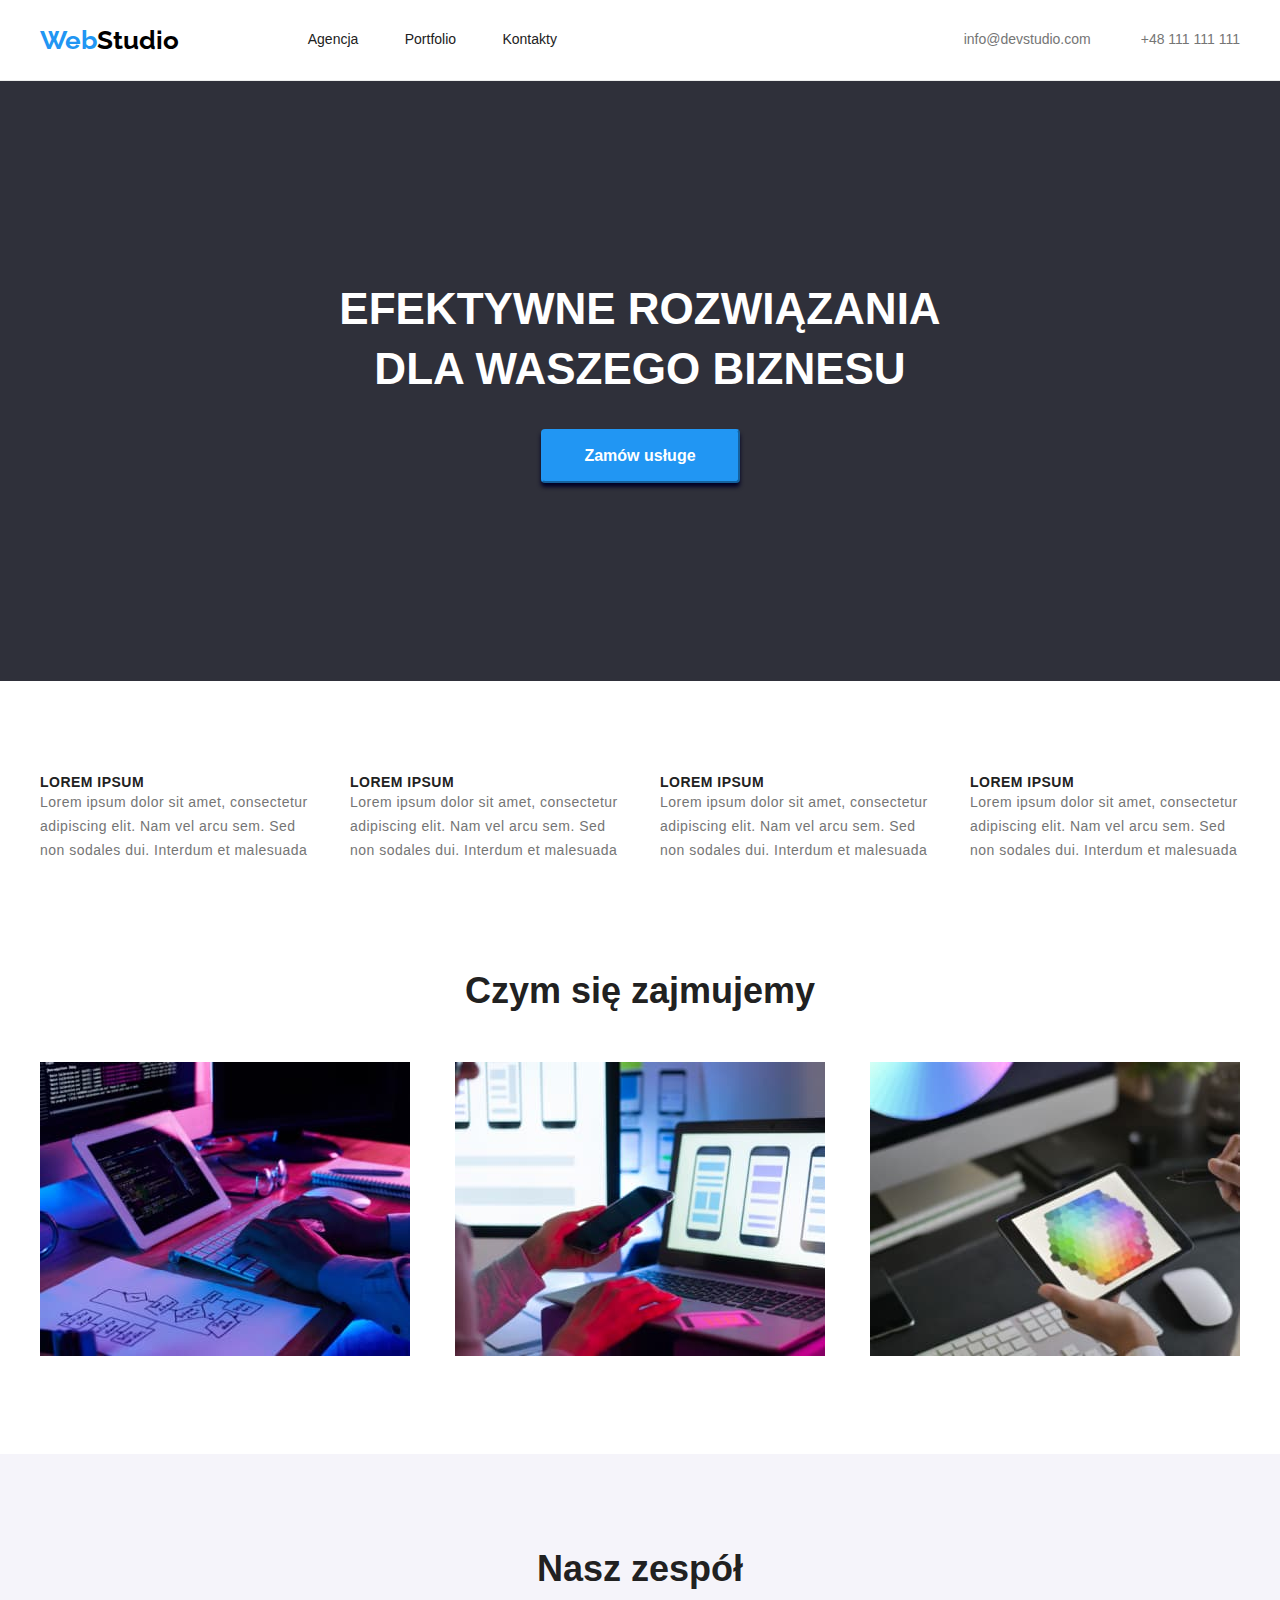
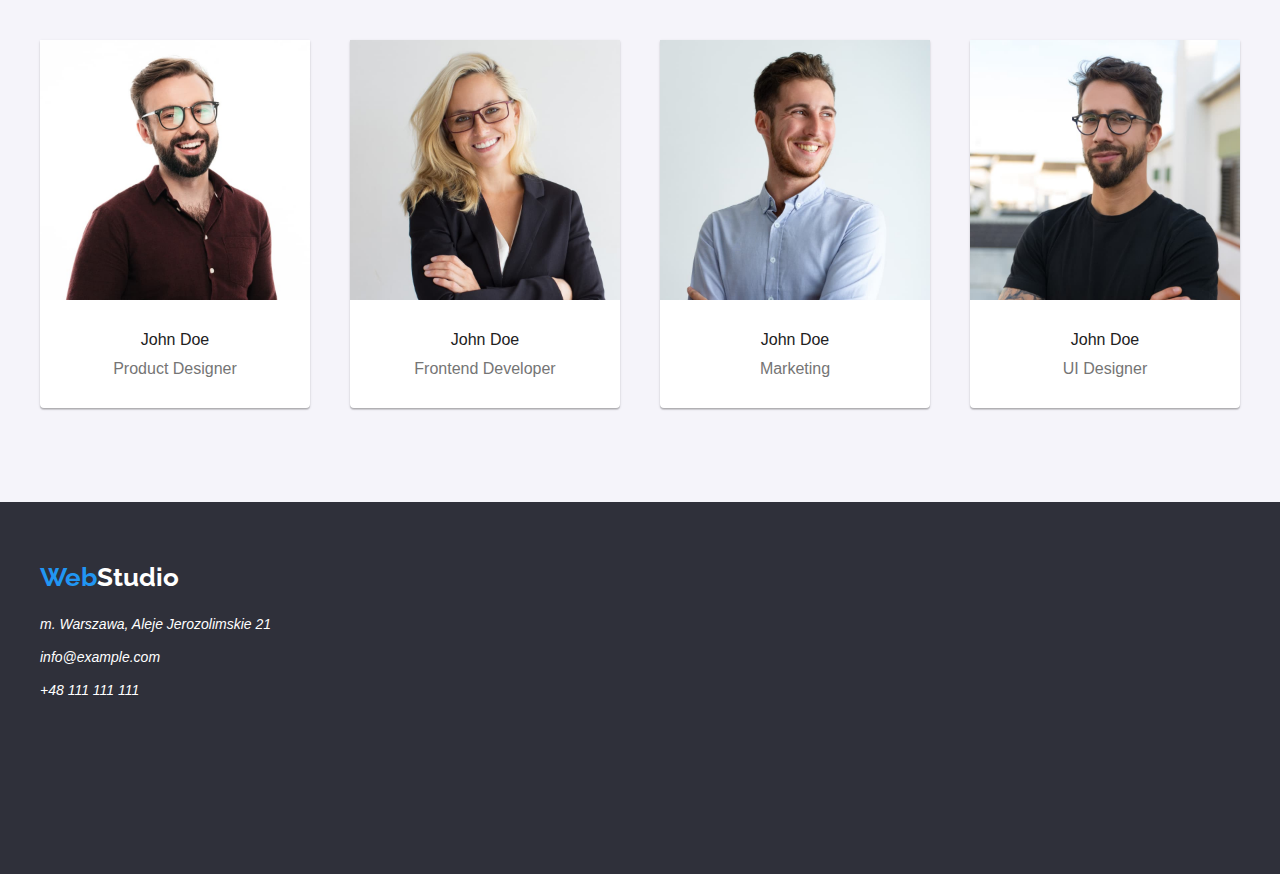
<file: index.html>
<!DOCTYPE html>
<html lang="pl">
  <head>
    <meta charset="UTF-8" />
    <meta http-equiv="X-UA-Compatible" content="IE=edge" />
    <meta name="viewport" content="width=device-width, initial-scale=1.0" />
    <title>Studio</title>
    <link
      rel="stylesheet"
      href="https://cdnjs.cloudflare.com/ajax/libs/modern-normalize/1.1.0/modern-normalize.min.css"
      integrity="sha512-wpPYUAdjBVSE4KJnH1VR1HeZfpl1ub8YT/NKx4PuQ5NmX2tKuGu6U/JRp5y+Y8XG2tV+wKQpNHVUX03MfMFn9Q=="
      crossorigin="anonymous"
      referrerpolicy="no-referrer"
    />
    <link
      href="https://fonts.googleapis.com/css2?family=Raleway:wght@700&display=swap"
      rel="stylesheet"
    />
    <link rel="stylesheet" href="css/styles.css" />
  </head>
  <body>
    <header class="header">
      <div class="header-div container">
        <a class="logo" href="#">
          <span class="logo-web span">Web</span>
          <span class="span">Studio</span>
        </a>
        <nav class="navigation">
          <ul class="navigation-list">
            <li><a class="navigation highlight highlight-a" href="index.html">Agencja</a></li>
            <li>
              <a
                class="navigation highlight navigation-list-portfolio highlight-a"
                href="portfolio.html"
                >Portfolio</a
              >
            </li>
            <li><a class="navigation highlight highlight-a" href="">Kontakty</a></li>
          </ul>
        </nav>
        <div class="div-address">
          <a class="address highlight" href="mailto:info@devstudio.com">info@devstudio.com</a>
          <a class="address highlight header-phone" href="tel:+48111111111">+48 111 111 111</a>
        </div>
      </div>
    </header>
    <main>
      <div class="effsolutions-div">
        <section class="effsolutions">
          <h1 class="effsolutions-h1">EFEKTYWNE ROZWIĄZANIA DLA WASZEGO BIZNESU</h1>
          <div>
            <button class="button effsolutions-button" type="button">Zamów usługe</button>
          </div>
        </section>
      </div>
      <div class="placeholder-div">
        <div class="section">
          <ul class="placeholder-ul container">
            <li>
              <hgroup class="placeholder-hgroup">
                <h2 class="placeholder-h2">LOREM IPSUM</h2>
                <p class="placeholder-p">
                  Lorem ipsum dolor sit amet, consectetur adipiscing elit. Nam vel arcu sem. Sed non
                  sodales dui. Interdum et malesuada
                </p>
              </hgroup>
            </li>
            <li>
              <hgroup class="placeholder-hgroup">
                <h2 class="placeholder-h2">LOREM IPSUM</h2>
                <p class="placeholder-p">
                  Lorem ipsum dolor sit amet, consectetur adipiscing elit. Nam vel arcu sem. Sed non
                  sodales dui. Interdum et malesuada
                </p>
              </hgroup>
            </li>
            <li>
              <hgroup class="placeholder-hgroup">
                <h2 class="placeholder-h2">LOREM IPSUM</h2>
                <p class="placeholder-p">
                  Lorem ipsum dolor sit amet, consectetur adipiscing elit. Nam vel arcu sem. Sed non
                  sodales dui. Interdum et malesuada
                </p>
              </hgroup>
            </li>
            <li>
              <hgroup class="placeholder-hgroup">
                <h2 class="placeholder-h2">LOREM IPSUM</h2>
                <p class="placeholder-p">
                  Lorem ipsum dolor sit amet, consectetur adipiscing elit. Nam vel arcu sem. Sed non
                  sodales dui. Interdum et malesuada
                </p>
              </hgroup>
            </li>
          </ul>
        </div>
        <section class="container ourservices">
          <h2 class="ourservices-h2">Czym się zajmujemy</h2>
          <ul class="ourservices-list">
            <li>
              <img
                src="images/services/programming.jpg"
                alt="Programista piszący kod"
                width="370"
                height="294"
              />
            </li>
            <li>
              <img
                src="images/services/design.jpg"
                alt="Programista projektujący układ aplikacji"
                width="370"
                height="294"
              />
            </li>
            <li>
              <img
                src="images/services/ui.jpg"
                alt="Programista dobierający kolorystykę"
                width="370"
                height="294"
              />
            </li>
          </ul>
        </section>
      </div>
      <section class="container ourteam section">
        <div class="ourteam-div">
          <h2 class="ourteam-h2">Nasz zespół</h2>
          <ul class="ourteam-ul">
            <li class="ourteam-li">
              <img src="images/team/teamFirst.jpg" alt="John Doe" width="270" height="260" />
              <div class="outeam-div1">John Doe</div>
              <div class="outeam-div2">Product Designer</div>
            </li>
            <li class="ourteam-li">
              <img src="images/team/teamSecond.jpg" alt="John Doe" width="270" height="260" />
              <div class="outeam-div1">John Doe</div>
              <div class="outeam-div2">Frontend Developer</div>
            </li>
            <li class="ourteam-li">
              <img src="images/team/teamThird.jpg" alt="John Doe" width="270" height="260" />
              <div class="outeam-div1">John Doe</div>
              <div class="outeam-div2">Marketing</div>
            </li>
            <li class="ourteam-li">
              <img src="images/team/teamFourth.jpg" alt="John Doe" width="270" height="260" />
              <div class="outeam-div1">John Doe</div>
              <div class="outeam-div2">UI Designer</div>
            </li>
          </ul>
        </div>
      </section>
    </main>
    <footer class="footer">
      <div class="container footer-div">
        <div class="logo_bottom">
          <a class="logo" href="#">
            <span class="logo-web span">Web</span>
            <span class="span logo-white">Studio</span>
          </a>
        </div>
        <address>
          <div class="highlight address address-white">m. Warszawa, Aleje Jerozolimskie 21</div>
          <a
            class="highlight address address-grey address-mailto_padding"
            href="mailto:info@example.com"
          >
            info@example.com
          </a>
          <a class="highlight address address-grey" href="tel:+48111111111">+48 111 111 111</a>
        </address>
      </div>
    </footer>
  </body>
</html>
</file>
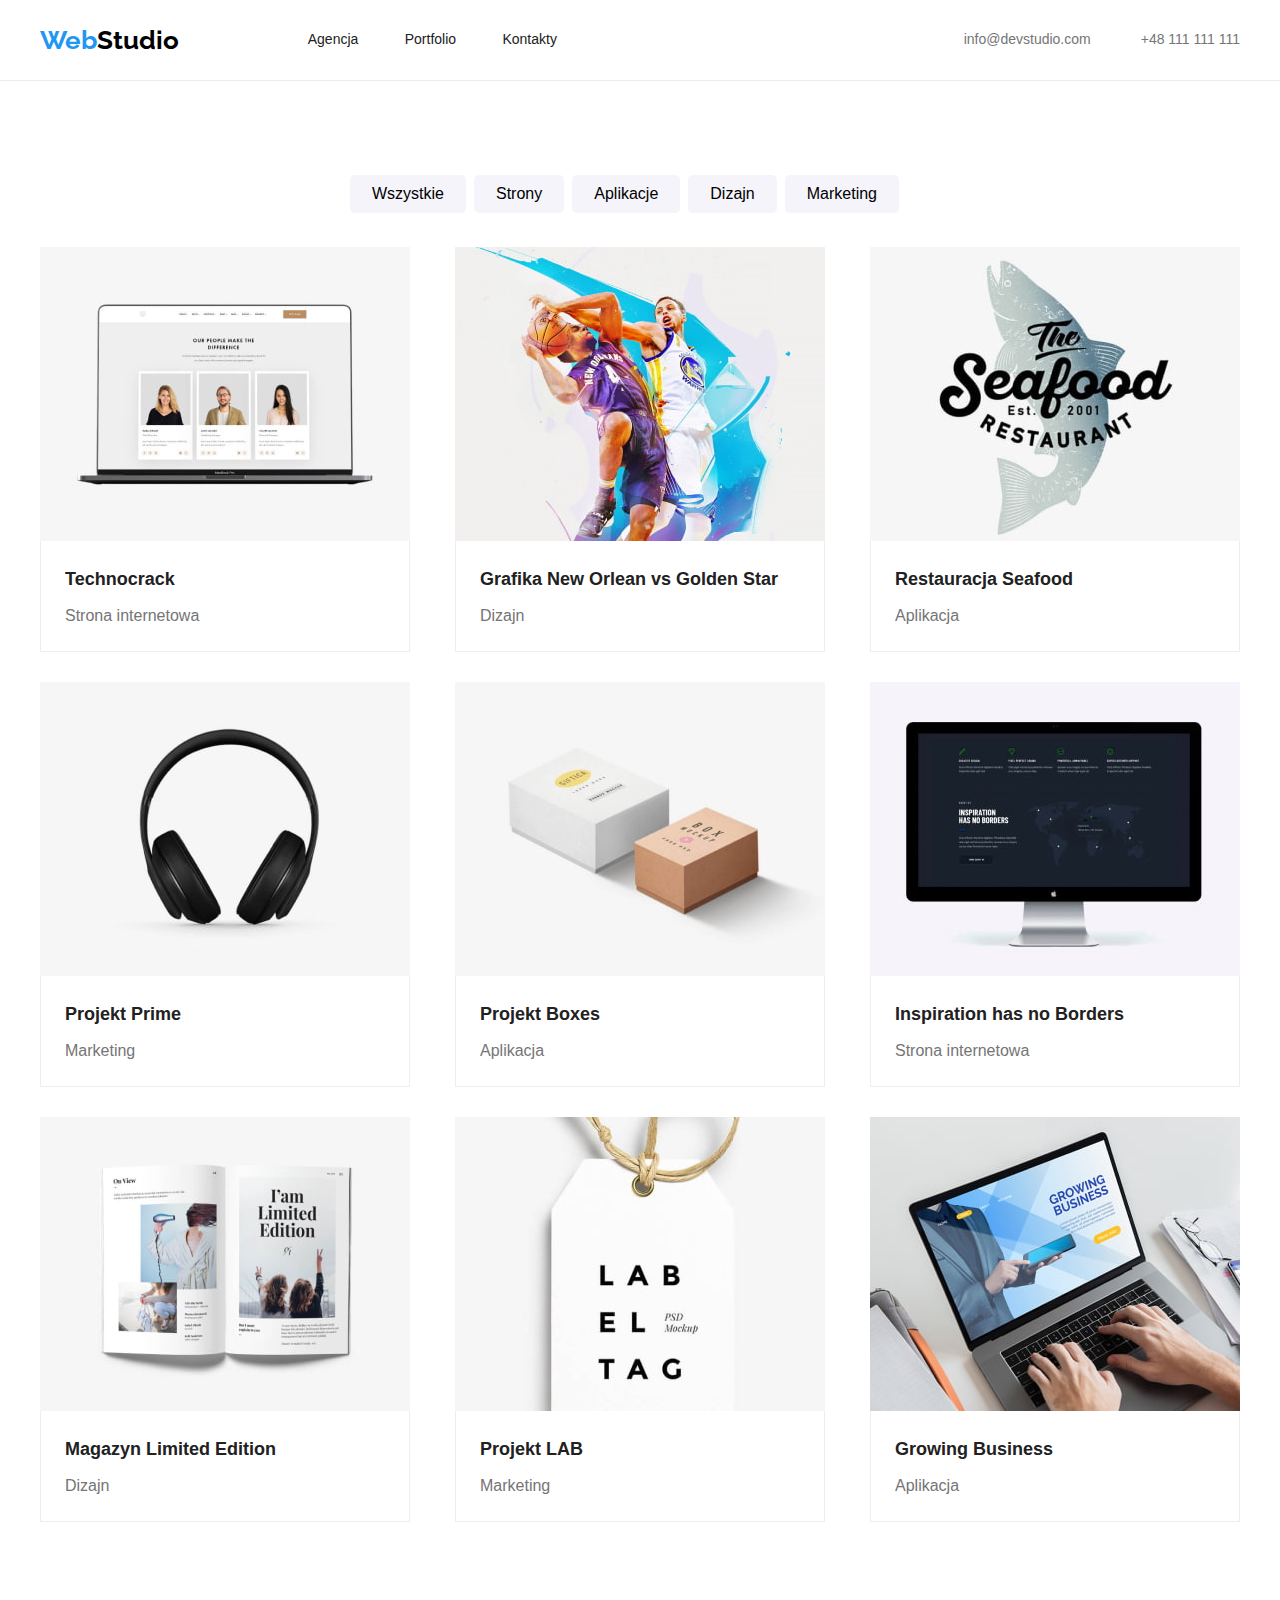
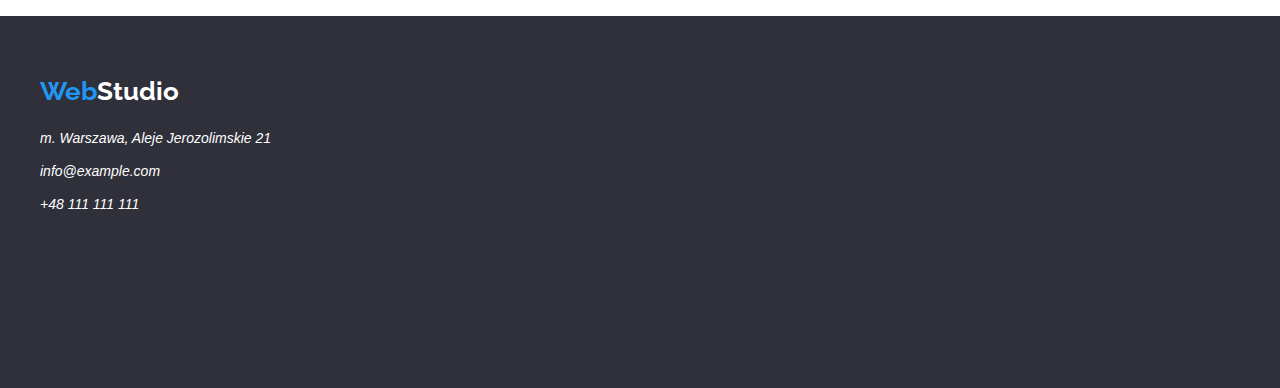
<file: portfolio.html>
<!DOCTYPE html>
<html lang="pl">
  <head>
    <meta charset="UTF-8" />
    <meta http-equiv="X-UA-Compatible" content="IE=edge" />
    <meta name="viewport" content="width=device-width, initial-scale=1.0" />
    <title>Studio</title>
    <link
      rel="stylesheet"
      href="https://cdnjs.cloudflare.com/ajax/libs/modern-normalize/1.1.0/modern-normalize.min.css"
      integrity="sha512-wpPYUAdjBVSE4KJnH1VR1HeZfpl1ub8YT/NKx4PuQ5NmX2tKuGu6U/JRp5y+Y8XG2tV+wKQpNHVUX03MfMFn9Q=="
      crossorigin="anonymous"
      referrerpolicy="no-referrer"
    />
    <link
      href="https://fonts.googleapis.com/css2?family=Raleway:wght@700&display=swap"
      rel="stylesheet"
    />
    <link rel="stylesheet" href="css/styles.css" />
  </head>
  <body>
    <header class="header">
      <div class="header-div container">
        <a class="logo" href="#">
          <span class="logo-web span">Web</span>
          <span class="span">Studio</span>
        </a>
        <nav class="navigation">
          <ul class="navigation-list">
            <li><a class="navigation highlight highlight-a" href="index.html">Agencja</a></li>
            <li>
              <a
                class="navigation highlight navigation-list-portfolio highlight-a"
                href="portfolio.html"
                >Portfolio</a
              >
            </li>
            <li><a class="navigation highlight highlight-a" href="">Kontakty</a></li>
          </ul>
        </nav>
        <div class="div-address">
          <a class="address highlight" href="mailto:info@devstudio.com">info@devstudio.com</a>
          <a class="address highlight header-phone" href="tel:+48111111111">+48 111 111 111</a>
        </div>
      </div>
    </header>
    <main>
      <div class="container section filters">
        <div>
          <nav>
            <ul class="buttons">
              <li><button class="button highlight" type="button">Wszystkie</button></li>
              <li><button class="button highlight" type="button">Strony</button></li>
              <li><button class="button highlight" type="button">Aplikacje</button></li>
              <li><button class="button highlight" type="button">Dizajn</button></li>
              <li><button class="button highlight" type="button">Marketing</button></li>
            </ul>
          </nav>
        </div>
        <div>
          <ul class="portfolio">
            <li>
              <img
                class="portfolio-img"
                src="images/portfolio/webPageOnLaptop.jpg"
                alt="Obraz strony internetowej na laptopie"
                width="370"
                height="294"
              />
              <section class="portfolio-section">
                <hgroup class="portfolio-hgroup">
                  <h2 class="portfolio-h2">Technocrack</h2>
                  <p class="portfolio-p">Strona internetowa</p>
                </hgroup>
              </section>
            </li>
            <li>
              <img
                class="portfolio-img"
                src="images/portfolio/basketballPlayers.jpg"
                alt="Koszykarze"
                width="370"
                height="294"
              />
              <section class="portfolio-section">
                <hgroup class="portfolio-hgroup">
                  <h2 class="portfolio-h2">Grafika New Orlean vs Golden Star</h2>
                  <p class="portfolio-p">Dizajn</p>
                </hgroup>
              </section>
            </li>
            <li>
              <img
                class="portfolio-img"
                src="images/portfolio/logoOfRestaurant.jpg"
                alt="Logo restauracji"
                width="370"
                height="294"
              />
              <section class="portfolio-section">
                <hgroup class="portfolio-hgroup">
                  <h2 class="portfolio-h2">Restauracja Seafood</h2>
                  <p class="portfolio-p">Aplikacja</p>
                </hgroup>
              </section>
            </li>
            <li>
              <img
                class="portfolio-img"
                src="images/portfolio/headphones.jpg"
                alt="Słuchawki"
                width="370"
                height="294"
              />
              <section class="portfolio-section">
                <hgroup class="portfolio-hgroup">
                  <h2 class="portfolio-h2">Projekt Prime</h2>
                  <p class="portfolio-p">Marketing</p>
                </hgroup>
              </section>
            </li>
            <li>
              <img
                class="portfolio-img"
                src="images/portfolio/boxes.jpg"
                alt="Pudełka"
                width="370"
                height="294"
              />
              <section class="portfolio-section">
                <hgroup class="portfolio-hgroup">
                  <h2 class="portfolio-h2">Projekt Boxes</h2>
                  <p class="portfolio-p">Aplikacja</p>
                </hgroup>
              </section>
            </li>
            <li>
              <img
                class="portfolio-img"
                src="images/portfolio/webpageInspirationHasNoBorders.jpg"
                alt="Strona internetowa w monitorze"
                width="370"
                height="294"
              />
              <section class="portfolio-section">
                <hgroup class="portfolio-hgroup">
                  <h2 class="portfolio-h2">Inspiration has no Borders</h2>
                  <p class="portfolio-p">Strona internetowa</p>
                </hgroup>
              </section>
            </li>
            <li>
              <img
                class="portfolio-img"
                src="images/portfolio/designOfMagazine.jpg"
                alt="Magazyn"
                width="370"
                height="294"
              />
              <section class="portfolio-section">
                <hgroup class="portfolio-hgroup">
                  <h2 class="portfolio-h2">Magazyn Limited Edition</h2>
                  <p class="portfolio-p">Dizajn</p>
                </hgroup>
              </section>
            </li>
            <li>
              <img
                class="portfolio-img"
                src="images/portfolio/designOfTag.jpg"
                alt="Etykieta"
                width="370"
                height="294"
              />
              <section class="portfolio-section">
                <hgroup class="portfolio-hgroup">
                  <h2 class="portfolio-h2">Projekt LAB</h2>
                  <p class="portfolio-p">Marketing</p>
                </hgroup>
              </section>
            </li>
            <li>
              <img
                class="portfolio-img"
                src="images/portfolio/laptopDisplayingApplication.jpg"
                alt="Aplikacja na laptopie"
                width="370"
                height="294"
              />
              <section class="portfolio-section">
                <hgroup class="portfolio-hgroup">
                  <h2 class="portfolio-h2">Growing Business</h2>
                  <p class="portfolio-p">Aplikacja</p>
                </hgroup>
              </section>
            </li>
          </ul>
        </div>
      </div>
    </main>
    <footer class="footer">
      <div class="container footer-div">
        <div class="logo_bottom">
          <a class="logo" href="#">
            <span class="logo-web span">Web</span>
            <span class="span logo-white">Studio</span>
          </a>
        </div>
        <address>
          <div class="highlight address address-white">m. Warszawa, Aleje Jerozolimskie 21</div>
          <a
            class="highlight address address-grey address-mailto_padding"
            href="mailto:info@example.com"
          >
            info@example.com
          </a>
          <a class="highlight address address-grey" href="tel:+48111111111">+48 111 111 111</a>
        </address>
      </div>
    </footer>
  </body>
</html>
</file>
<file: css/styles.css>
:root {
  --color-grey1: #eeeeee;
  --color-grey2: #757575;
  --color-grey3: #2f303a;
  --color-blue: #2196f3;
  --color-black: #212121;
  --color-black2: #0000001f;
  --color-white: #fff;
  --color-white2: #f5f4fa;
}

body {
  font-family: Roboto, sans-serif;
  color: var(--color-black);
}

ul {
  list-style-type: none;
}

* {
  margin: 0;
  padding: 0;
}

.container {
  width: 75rem;
  margin: 0 auto;
}

.section {
  padding: 5.875rem 0;
}

.section-solutions-background {
  background-color: var(--color-grey3);
}

.logo {
  font-family: Raleway;
  font-size: 0;
  line-height: 1.19;
  color: #000;
  font-weight: 700;
}

.logo_bottom {
  padding-bottom: 1.25rem;
}

.logo .span {
  display: inline-block;
  font-size: 1.625rem;
}

.logo-white {
  color: var(--color-white);
}

.span {
  font-size: 1.625rem;
}

.address {
  color: var(--color-grey2);
  font-size: 0.875rem;
  line-height: 1.14;
  font-weight: 500;
  display: block;
  text-decoration: none;
}

.address-mailto_padding {
  padding: 0.5625rem 0;
}

.effsolutions {
  height: 37.5rem;
  width: 75rem;
  margin: 0 auto;
  text-align: center;
  display: flex;
  flex-direction: column;
  justify-content: center;
  align-items: center;
}

.effsolutions-div {
  background-color: var(--color-grey3);
  width: 100%;
}

.effsolutions-h1 {
  font-size: 2.75rem;
  line-height: 1.36;
  font-weight: 900;
  color: var(--color-white);
  width: 43.5rem;
  text-transform: uppercase;
  padding-bottom: 1.875rem;
}

.effsolutions-button {
  display: block;
  font-size: 1rem;
  line-height: 1.875;
  color: var(--color-white);
  background-color: var(--color-blue);
  font-weight: 700;
  box-shadow: 0px 0.25rem 0.25rem #000026;
  border-radius: 0.25rem;
  border-color: var(--color-blue);
  width: 12.4375rem;
  padding: 0.625rem 0;
}

.placeholder-div {
  width: 100%;
}

.placeholder-ul {
  display: flex;
  justify-content: space-between;
  list-style-type: none;
  height: 6.3125rem;
}

.placeholder-hgroup {
  width: 16.875rem;
  letter-spacing: 0.03em;
}

.placeholder-h2 {
  font-size: 0.875rem;
  line-height: 1.14;
  font-weight: 700;
}

.placeholder-p {
  font-size: 0.875rem;
  line-height: 1.714;
  font-weight: 400;
  color: var(--color-grey2);
}

.address-grey {
  color: var(--color-grey2);
}

.address-white,
.logo-studio {
  color: var(--color-white);
}

.logo-web {
  color: var(--color-blue);
}

.header {
  width: 100%;
  border-bottom: 1px solid #ececec;
}

.header-div {
  background-color: var(--color-white);
  height: 5rem;
  display: flex;
  justify-content: space-between;
  align-items: center;
  width: 75rem;
}

.button {
  cursor: pointer;
}

.buttons .button:hover {
  color: var(--color-white);
  background-color: var(--color-blue);
}

.filters {
  margin: 0 auto;
}

.portfolio {
  display: flex;
  flex-wrap: wrap;
  gap: 1.875rem;
  justify-content: space-between;
}

.portfolio-section {
  border: solid var(--color-grey1);
  border-width: 0px 1px 1px;
}

.portfolio-hgroup {
  padding: 1.25rem 1.5rem;
}

.portfolio-h2 {
  font-size: 1.125rem;
  line-height: 2;
  font-weight: 700;
  padding-bottom: 0.25rem;
}

.portfolio-p {
  font-size: 1rem;
  line-height: 1.875;
  font-weight: 400;
  color: var(--color-grey2);
}

.ourteam {
  background-color: var(--color-white2);
  width: 100%;
}

.ourteam-div {
  margin: 0 auto;
  width: 75rem;
}

.ourteam-li {
  background-color: var(--color-white);
  box-shadow: 0px 1px 3px var(--color-black2), 0px 1px 1px var(--color-black2),
    0px 2px 1px var(--color-black2);
  display: flex;
  flex-direction: column;
  align-items: center;
  border-radius: 0px 0px 0.25rem 0.25rem;
}

.ourteam-ul {
  display: flex;
  justify-content: space-between;
  flex-wrap: nowrap;
}

.ourservices {
  padding-bottom: 5.875rem;
}

.ourservices-list {
  display: flex;
  justify-content: space-between;
}

.ourservices-h2,
.ourteam-h2 {
  font-size: 2.25rem;
  line-height: 1.17;
  font-weight: 700;
  padding-bottom: 3.125rem;
  text-align: center;
}

.outeam-div1 {
  font-size: 1rem;
  font-weight: 500;
  line-height: 1.19;
  padding: 1.875rem 0 0.625rem;
}

.outeam-div2 {
  font-weight: 400;
  font-size: 1rem;
  color: var(--color-grey2);
  line-height: 1.19;
  padding: 0 0 1.875rem 0;
}

.navigation {
  font-weight: 500;
  font-size: 0.875rem;
  line-height: 1.14;
  text-decoration: none;
  color: var(--color-black);
}

.navigation-list {
  display: flex;
  list-style-type: none;
  padding-left: 5.8125rem;
  padding-right: 23.1875rem;
}

.navigation-list-portfolio {
  padding: 0 2.9rem;
}

.div-address {
  display: flex;
}

.header-phone {
  padding-left: 3.125rem;
}

.buttons {
  display: flex;
  gap: 0.5rem;
  padding-left: 19.375rem;
  padding-bottom: 2.125rem;
}

.buttons .button {
  font-weight: 500;
  font-size: 1rem;
  line-height: 1.625;
  padding: 0.375rem 1.375rem;
  border: 0;
  border-radius: 5px;
  background-color: var(--color-white2);
}

.footer-div {
  padding: 3.75rem 0;
  height: 15.75rem;
}

.footer .address {
  font-weight: 400;
  font-size: 0.875rem;
  line-height: 1.71;
}

.footer {
  background-color: var(--color-grey3);
  width: 100%;
}

.footer .address-grey {
  color: var(--color-white);
}

.highlight-a:visited {
  color: var(--color-black);
}

.highlight:focus,
.highlight:hover,
.address-grey:focus,
.address-grey:hover {
  color: var(--color-blue);
}

.portfolio-img {
  margin-bottom: -4px;
}
</file>
